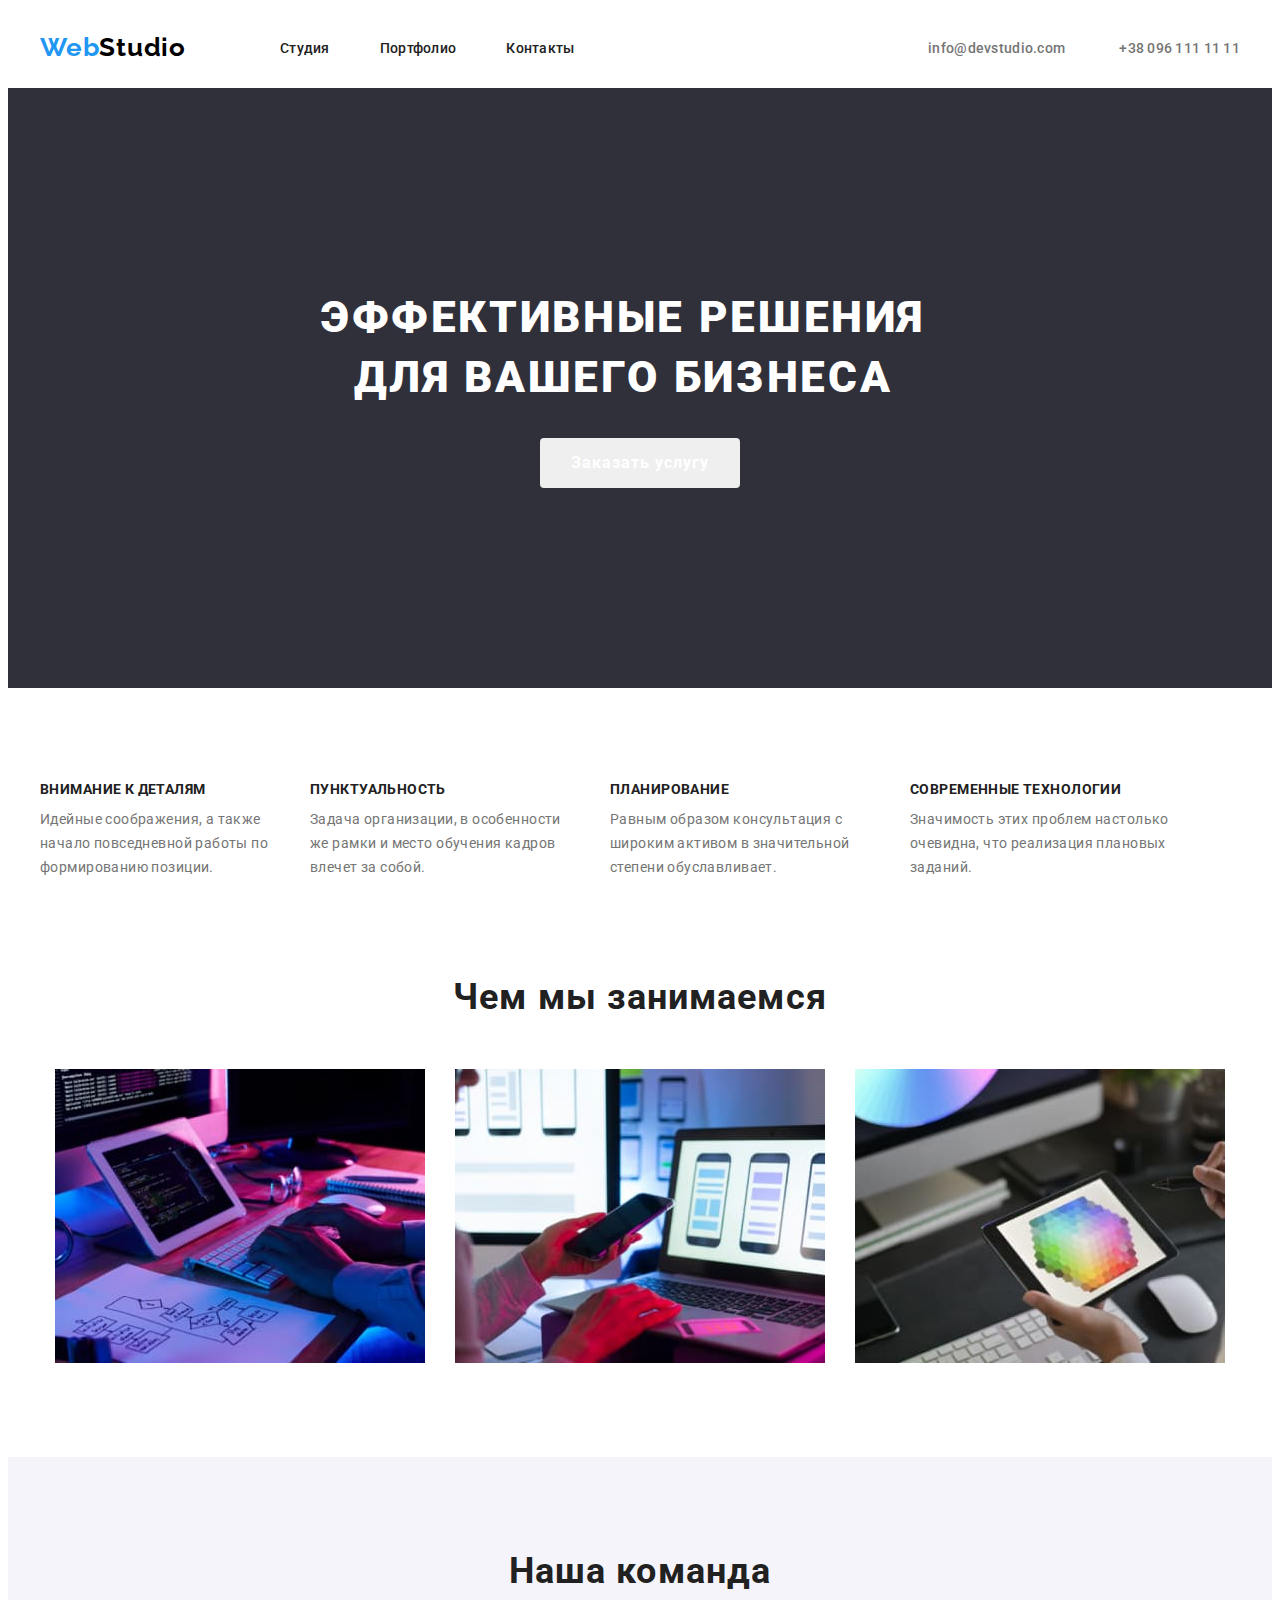
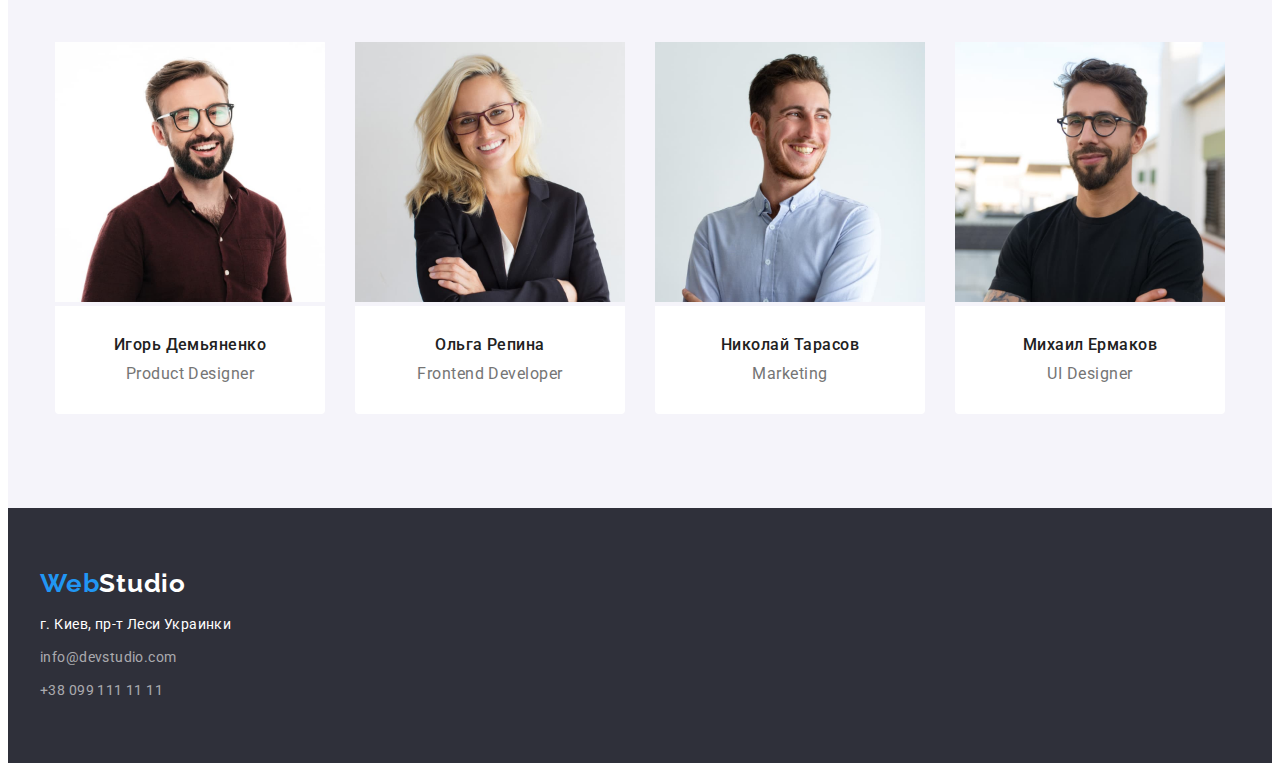
<file: index.html>
<!DOCTYPE html>
<html lang="ru">
  <head>
    <meta charset="UTF-8" />
    <meta http-equiv="X-UA-Compatible" content="IE=edge" />
    <meta name="viewport" content="width=device-width, initial-scale=1.0" />
    <link rel="preconnect" href="https://fonts.googleapis.com" />
    <link rel="preconnect" href="https://fonts.gstatic.com" crossorigin />
    <link
      href="https://fonts.googleapis.com/css2?family=Raleway:wght@700&family=Roboto:wght@400;500;700;900&display=swap"
      rel="stylesheet"
    />
    <link
      rel="stylesheet"
      href="https://cdnjs.cloudflare.com/ajax/libs/modern-normalize/1.1.0/modern-normalize.min.css"
      integrity="sha512-wpPYUAdjBVSE4KJnH1VR1HeZfpl1ub8YT/NKx4PuQ5NmX2tKuGu6U/JRp5y+Y8XG2tV+wKQpNHVUX03MfMFn9Q=="
      crossorigin="anonymous"
      referrerpolicy="no-referrer"
    />
    <link rel="stylesheet" href="./css/styles.css" />
    <title>WebStudio</title>
  </head>
  <body>
    <header class="header">
      <div class="container">
        <a class="header-logo" href=""
          >Web<span class="header-logo-color">Studio</span></a
        >
        <nav class="header-navigation">
          <ul class="header-list list">
            <li class="header-item">
              <a href="index.html" class="header-link link">Студия</a>
            </li>
            <li class="header-item">
              <a href="./portfolio.html" class="header-link link">Портфолио</a>
            </li>
            <li class="header-item">
              <a href="" class="header-link link">Контакты</a>
            </li>
          </ul>
        </nav>
        <div class="header-conect">
          <a class="header-mailto link" href="mailto:info@devstudio.com"
            >info@devstudio.com</a
          >
          <a class="header-tel link" href="tel:+380961111111"
            >+38 096 111 11 11</a
          >
        </div>
      </div>
    </header>
    <main>
      <section class="hero">
        <div class="container">
          <h1 class="hero-title text">
            Эффективные решения для вашего бизнеса
          </h1>
          <button type="button" class="hero-btn">Заказать услугу</button>
        </div>
      </section>
      <section class="about">
        <div class="container">
          <ul class="about-list list">
            <li class="abot-item">
              <h3 class="about-title">Внимание к деталям</h3>
              <p class="about-bottom-text">
                Идейные соображения, а также начало повседневной работы по
                формированию позиции.
              </p>
            </li>
            <li class="about-item">
              <h3 class="about-title">Пунктуальность</h3>
              <p class="about-bottom-text">
                Задача организации, в особенности же рамки и место обучения
                кадров влечет за собой.
              </p>
            </li>
            <li class="about-item">
              <h3 class="about-title">Планирование</h3>
              <p class="about-bottom-text">
                Равным образом консультация с широким активом в значительной
                степени обуславливает.
              </p>
            </li>
            <li class="about-item">
              <h3 class="about-title">Современные технологии</h3>
              <p class="about-bottom-text">
                Значимость этих проблем настолько очевидна, что реализация
                плановых заданий.
              </p>
            </li>
          </ul>
        </div>
      </section>
      <section class="work">
        <div class="container">
          <h2 class="work-title">Чем мы занимаемся</h2>
          <ul class="work-list list">
            <li class="work-item">
              <img
                src="./images/users-1.jpg"
                alt="использует устройство-1"
                width="370"
              />
            </li>
            <li class="work-item">
              <img
                src="./images/users-2.jpg"
                alt="использует устройство-2"
                width="370"
              />
            </li>
            <li class="work-item">
              <img
                src="./images/users-3.jpg"
                alt="использует устройство-3"
                width="370"
              />
            </li>
          </ul>
        </div>
      </section>
      <section class="team">
        <div class="container">
          <h2 class="team-title">Наша команда</h2>
          <ul class="team-list list">
            <li class="team-item">
              <img
                src="./images/team-card-1.jpg"
                alt="дизайнер-1"
                width="270"
              />
              <div class="t-i">
                <h3 class="team-title-name">Игорь Демьяненко</h3>
                <p class="team-text" lang="en">Product Designer</p>
              </div>
            </li>
            <li class="team-item">
              <img
                src="./images/team-card-2.jpg"
                alt="разработчик"
                width="270"
              />
              <div class="t-i">
                <h3 class="team-title-name">Ольга Репина</h3>
                <p class="team-text" lang="en">Frontend Developer</p>
              </div>
            </li>
            <li class="team-item">
              <img
                src="./images/team-card-3.jpg"
                alt="маркетолог"
                width="270"
              />
              <div class="t-i">
                <h3 class="team-title-name">Николай Тарасов</h3>
                <p class="team-text" lang="en">Marketing</p>
              </div>
            </li>
            <li class="team-item">
              <img
                src="./images/team-card-4.jpg"
                alt="дизайнер-2"
                width="270"
              />
              <div class="t-i">
                <h3 class="team-title-name">Михаил Ермаков</h3>
                <p class="team-text" lang="en">UI Designer</p>
              </div>
            </li>
          </ul>
        </div>
      </section>
    </main>
    <footer class="footer">
      <div class="container">
        <a class="footer-logo" href=""
          >Web<span class="footer-logo-color">Studio</span></a
        >
        <address class="adress">
          <p class="address-text">г. Киев, пр-т Леси Украинки</p>
          <a class="address-mailto link" href="mailto:info@devstudio.com"
            >info@devstudio.com</a
          >
          <a class="address-tel link" href="tel:+380991111111"
            >+38 099 111 11 11</a
          >
        </address>
      </div>
    </footer>
  </body>
</html>
</file>
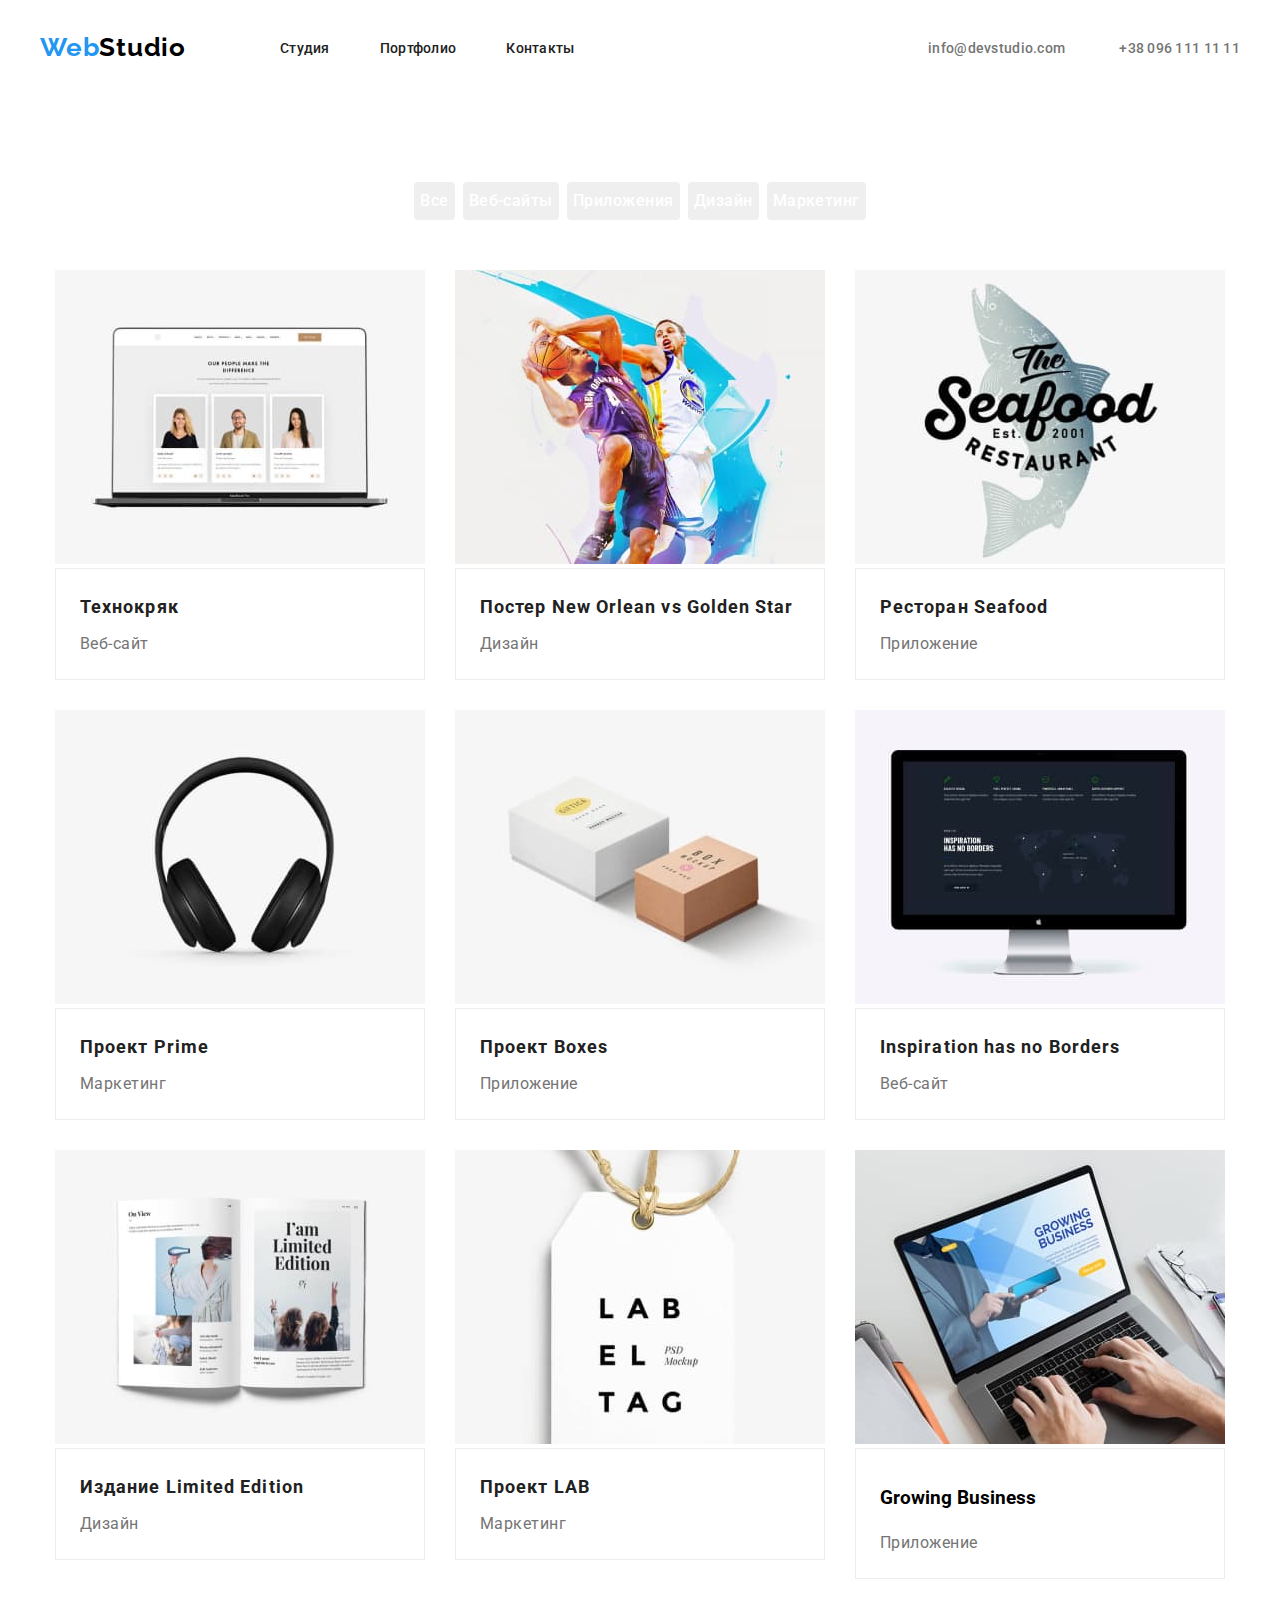
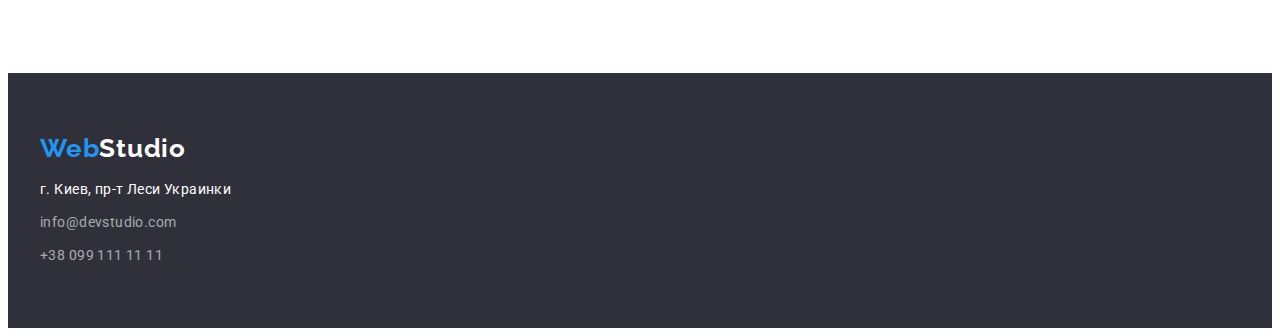
<file: portfolio.html>
<!DOCTYPE html>
<html lang="ru">
  <head>
    <meta charset="UTF-8" />
    <meta http-equiv="X-UA-Compatible" content="IE=edge" />
    <meta name="viewport" content="width=device-width, initial-scale=1.0" />
    <link rel="preconnect" href="https://fonts.googleapis.com" />
    <link rel="preconnect" href="https://fonts.gstatic.com" crossorigin />
    <link
      href="https://fonts.googleapis.com/css2?family=Raleway:wght@700&family=Roboto:wght@400;500;700;900&display=swap"
      rel="stylesheet"
    />
    <link
      rel="stylesheet"
      href="https://cdnjs.cloudflare.com/ajax/libs/modern-normalize/1.1.0/modern-normalize.min.css"
      integrity="sha512-wpPYUAdjBVSE4KJnH1VR1HeZfpl1ub8YT/NKx4PuQ5NmX2tKuGu6U/JRp5y+Y8XG2tV+wKQpNHVUX03MfMFn9Q=="
      crossorigin="anonymous"
      referrerpolicy="no-referrer"
    />
    <link rel="stylesheet" href="./css/styles.css" />
    <title>Portfolioo</title>
  </head>
  <body>
    <header class="header">
      <div class="container">
        <a class="header-logo" href=""
          >Web<span class="header-logo-color">Studio</span></a
        >
        <nav class="header-navigation">
          <ul class="header-list list">
            <li class="header-item">
              <a href="./index.html" class="header-link link">Студия</a>
            </li>
            <li class="header-item">
              <a href="./portfolio.html" class="header-link link">Портфолио</a>
            </li>
            <li class="header-item">
              <a href="" class="header-link link">Контакты</a>
            </li>
          </ul>
        </nav>
        <div class="header-conect">
          <a class="header-mailto link" href="mailto:info@devstudio.com"
            >info@devstudio.com</a
          >
          <a class="header-tel link" href="tel:+380961111111"
            >+38 096 111 11 11</a
          >
        </div>
      </div>
    </header>
    <main>
      <section class="offer">
        <div class="container">
          <h1 class="offer-title">Разные предложения</h1>
          <ul class="offer-list list">
            <li class="offer-item">
              <button type="button" class="offer-btn">Все</button>
            </li>
            <li class="offer-item">
              <button type="button" class="offer-btn">Веб-сайты</button>
            </li>
            <li class="offer-item">
              <button type="button" class="offer-btn">Приложения</button>
            </li>
            <li class="offer-item">
              <button type="button" class="offer-btn">Дизайн</button>
            </li>
            <li class="offer-item">
              <button type="button" class="offer-btn">Маркетинг</button>
            </li>
          </ul>
          <ul class="offers-list list">
            <li class="offers-item">
              <img src="./images/portfolio1.jpg" alt="действия" width="370" />
              <div class="o-i">
                <h3 class="offers-title">Технокряк</h3>
                <p class="offers-text">Веб-сайт</p>
              </div>
            </li>
            <li class="offers-item">
              <img src="./images/portfolio2.jpg" alt="действия" width="370" />
              <div class="o-i">
                <h3 class="offers-title">Постер New Orlean vs Golden Star</h3>
                <p class="offers-text">Дизайн</p>
              </div>
            </li>
            <li class="offers-item">
              <img src="./images/portfolio3.jpg" alt="действия" width="370" />
              <div class="o-i">
                <h3 class="offers-title">Ресторан Seafood</h3>
                <p class="offers-text">Приложение</p>
              </div>
            </li>
            <li class="offers-item">
              <img src="./images/portfolio4.jpg" alt="действия" width="370" />
              <div class="o-i">
                <h3 class="offers-title">Проект Prime</h3>
                <p class="offers-text">Маркетинг</p>
              </div>
            </li>
            <li class="offers-item">
              <img src="./images/portfolio5.jpg" alt="действия" width="370" />
              <div class="o-i">
                <h3 class="offers-title">Проект Boxes</h3>
                <p class="offers-text">Приложение</p>
              </div>
            </li>
            <li class="offers-item">
              <img src="./images/portfolio6.jpg" alt="действия" width="370" />
              <div class="o-i">
                <h3 class="offers-title">Inspiration has no Borders</h3>
                <p class="offers-text">Веб-сайт</p>
              </div>
            </li>
            <li class="offers-item">
              <img src="./images/portfolio7.jpg" alt="действия" width="370" />
              <div class="o-i">
                <h3 class="offers-title">Издание Limited Edition</h3>
                <p class="offers-text">Дизайн</p>
              </div>
            </li>
            <li class="offers-item">
              <img src="./images/portfolio8.jpg" alt="действия" width="370" />
              <div class="o-i">
                <h3 class="offers-title">Проект LAB</h3>
                <p class="offers-text">Маркетинг</p>
              </div>
            </li>
            <li class="offers-item">
              <img src="./images/portfolio9.jpg" alt="действия" width="370" />
              <div class="o-i">
                <h3>Growing Business</h3>
                <p class="offers-text">Приложение</p>
              </div>
            </li>
          </ul>
        </div>
      </section>
    </main>
    <footer class="footer">
      <div class="container">
        <a class="footer-logo" href=""
          >Web<span class="footer-logo-color">Studio</span></a
        >
        <address class="adress">
          <p class="address-text">г. Киев, пр-т Леси Украинки</p>

          <a class="address-mailto link" href="mailto:info@devstudio.com"
            >info@devstudio.com</a
          >
          <a class="address-tel link" href="tel:+380991111111"
            >+38 099 111 11 11</a
          >
        </address>
      </div>
    </footer>
  </body>
</html>
</file>
<file: css/styles.css>
:root {
  --hover-focus: #2196f3;
  --header-color-logo: #2196f3;
  --header-color-word: black;
  --header-color-contact: #757575;
  --header-color-nav: #212121;
  --hero-color-bg: #2f303a;
  --hero-color-bgh: #2196f3;
  --hero-color-title: #ffffff;
  --hero-color-btn: #ffffff;
  --about-color-title: #212121;
  --about-color-text: #757575;
  --work-color-title: #212121;
  --team-color-bg: #f5f4fa;
  --team-color-text: #757575;
  --team-color-title: #212121;
  --team-color-name: #212121;
  --footer-color-bg: #2f303a;
  --fooret-color-words: #ffffff;
  --fooret-color-logo: #2196f3;
  --fooret-color-text: #ffffff;
  --footer-color-link: rgba(255, 255, 255, 0.6);
}

body {
  font-family: "Roboto", Raleway, sans-serif;
}

.link {
  text-decoration: none;
}

.list {
  list-style: none;
}

.container {
  width: 1200px;
  padding-left: 15px;
  padding-right: 15px;
  margin-left: auto;
  margin-right: auto;
}

.img {
  display: block;
}

/*.....Header...........*/

.header {
  padding-top: 24px;
  padding-bottom: 25px;
}

.header .container {
  display: flex;
  align-items: center;
}

.header-logo {
  margin-right: 94px;
}

.header-logo {
  font-family: "Raleway";
  font-weight: 700;
  font-size: 26px;
  line-height: 1.19;
  letter-spacing: 0.03em;
  text-decoration: none;
  color: var(--header-color-logo);
}

.header-logo-color {
  color: var(--header-color-word);
}

.header-list {
  display: flex;
  padding: 0px;
  margin: 0px 0px;
}

.header-item:not(:last-child) {
  margin-right: 50px;
}

.header-link {
  font-weight: 500;
  font-size: 14px;
  line-height: 1.14;
  letter-spacing: 0.02em;
  color: var(--header-color-nav);
}

.header-link:hover,
.header-link:focus {
  color: var(--hover-focus);
}

.header-conect {
  margin-left: auto;
}

.header-tel {
  margin-left: 50px;
}

.header-tel,
.header-mailto {
  font-weight: 500;
  font-size: 14px;
  line-height: 1.14;
  letter-spacing: 0.02em;
  color: var(--header-color-contact);
}

.header-tel:hover,
.header-tel:focus {
  color: var(--hover-focus);
}

.header-mailto:hover,
.header-mailto:focus {
  color: var(--hover-focus);
}

/**************Hero**********/

.hero {
  background: var(--hero-color-bg);
  text-align: center;
  padding-top: 200px;
  padding-bottom: 200px;
}

.hero-title {
  width: 696px;
  height: 120px;
  font-weight: 900;
  font-size: 44px;
  line-height: 1.36;
  letter-spacing: 0.06em;
  text-transform: uppercase;
  color: var(--hero-color-title);
  margin: 0px 0px 30px 235px;
}

.hero-btn {
  min-width: 200px;
  height: 50px;
  font-family: inherit;
  font-weight: 700;
  font-size: 16px;
  line-height: 1.87;
  letter-spacing: 0.06em;
  color: var(--hero-color-btn);
  border-radius: 4px;
  border-width: 0;
}

.hero-btn:hover,
.hero-btn:focus {
  color: var(--hero-color-btn);
  background-color: var(--hero-color-bgh);
}

/**********ABout******/

.about {
  padding-top: 94px;
  padding-bottom: 94px;
}

.about-list {
  display: flex;
  padding: 0;
  margin: 0px 0px;
}

.about-item {
  width: 270px;
  height: 101px;
}

.about-item:not(:last-child) {
  margin-right: 30px;
}

.about-title {
  font-size: 14px;
  line-height: 1.14;
  letter-spacing: 0.03em;
  text-transform: uppercase;
  color: var(--about-color-title);
  margin: 0px 0px 10px 0px;
}

.about-bottom-text {
  width: 270px;
  font-weight: 400;
  font-size: 14px;
  line-height: 1.71;
  letter-spacing: 0.03em;
  color: var(--about-color-text);
  margin: 0;
}

/*******WORK******/

.work {
  padding-bottom: 94px;
}

.work-title {
  font-size: 36px;
  line-height: 1.16;
  text-align: center;
  letter-spacing: 0.03em;
  color: var(--work-color-title);
  margin-top: 0px;
  margin-bottom: 50px;
}

.work-list {
  display: flex;
  justify-content: center;
  padding: 0;
  margin: 0px 0px;
}

.work-item {
  width: 370px;
  height: 294px;
}

.work-item:not(:last-child) {
  margin-right: 30px;
}

/******Team*********/

.team {
  background: var(--team-color-bg);
  padding-top: 94px;
  padding-bottom: 94px;
}

.team-title {
  font-size: 36px;
  line-height: 1.16;
  text-align: center;
  letter-spacing: 0.03em;
  color: var(--team-color-title);
  margin-top: 0px;
  margin-bottom: 50px;
}

.team-list {
  display: flex;
  justify-content: center;
  padding: 0;
  margin: 0px 0px;
}

.team-item:not(:last-child) {
  margin-right: 30px;
}

.t-i {
  background: #ffffff;
  border-radius: 0px 0px 4px 4px;
  text-align: center;
  padding-top: 30px;
  padding-bottom: 30px;
}

.team-title-name {
  font-weight: 500;
  font-size: 16px;
  line-height: 1.18;
  letter-spacing: 0.03em;
  color: var(--team-color-name);
  margin-top: 0px;
  margin-bottom: 10px;
}
.team-text {
  font-weight: 400;
  font-size: 16px;
  line-height: 1.18;
  letter-spacing: 0.03em;
  color: var(--team-color-text);
  margin: 0px 0px;
}

/******footer******/

.footer {
  background-color: var(--footer-color-bg);
  padding-top: 60px;
  padding-bottom: 60px;
}
.footer-logo {
  font-family: "Raleway";
  font-weight: 700;
  font-size: 26px;
  line-height: 1.19;
  letter-spacing: 0.03em;
  text-decoration: none;
  color: var(--fooret-color-logo);
  margin-bottom: 20px;
}
.footer-logo-color {
  color: var(--fooret-color-words);
}

.address-text {
  font-style: normal;
  font-weight: 400;
  font-size: 14px;
  line-height: 1.71;
  letter-spacing: 0.03em;
  color: var(--fooret-color-text);
  margin-bottom: 9px;
}

.address-mailto {
  font-style: normal;
  font-weight: 400;
  font-size: 14px;
  line-height: 1.71;
  letter-spacing: 0.03em;
  color: var(--footer-color-link);
  display: block;
  margin-bottom: 9px;
}

.address-mailto:hover,
.address-mailto:hover {
  color: var(--hover-focus);
}

.address-tel {
  font-style: normal;
  font-weight: 400;
  font-size: 14px;
  line-height: 1.71;
  letter-spacing: 0.03em;
  color: var(--footer-color-link);
}

.address-tel:hover,
.address-tel:focus {
  color: var(--hover-focus);
}

/******PORTFOLIO*******/

.offer-title {
  position: absolute;
  width: 1px;
  height: 1px;
  margin: -1px;
  border: 0;
  padding: 0;
  white-space: nowrap;
  clip-path: inset(100%);
  clip: rect(0 0 0 0);
  overflow: hidden;
}

.offer {
  padding-top: 94px;
  padding-bottom: 94px;
}

.offer-list {
  display: flex;
  justify-content: center;
  padding: 0;
  margin-bottom: 50px;
  margin-top: 0;
}

.offer-item:not(:last-child) {
  margin-right: 8px;
}

.offer-btn {
  min-width: 200;
  height: 38px;
  font-family: inherit;
  font-weight: 500;
  font-size: 16px;
  line-height: 1.62;
  text-align: center;
  letter-spacing: 0.03em;
  color: var(--hero-color-btn);
  border-radius: 4px;
  border-width: 0;
}

.offer-btn:hover,
.offer-btn:focus {
  color: var(--hero-color-btn);
  background-color: var(--hero-color-bgh);
}

.offers-list {
  display: flex;
  justify-content: center;
  flex-wrap: wrap;
  padding: 0;
  margin: 0px 0px;
}

.offers-item {
  margin-right: 30px;
  margin-bottom: 30px;
}

.offers-item:nth-child(3n + 3) {
  margin-right: 0;
}

.offers-item:nth-last-child(-n + 3) {
  margin-bottom: 0;
}

.o-i {
  background: #ffffff;
  border: 1px solid #eeeeee;
  padding: 20px 24px 20px 24px;
}

.offers-title {
  font-weight: 700;
  font-size: 18px;
  line-height: 2;
  letter-spacing: 0.06em;
  color: #212121;
  margin-top: 0px;
  margin-bottom: 4px;
}

.offers-text {
  font-weight: 400;
  font-size: 16px;
  line-height: 1.87;
  letter-spacing: 0.03em;
  color: #757575;
  margin-top: 0px;
  margin-bottom: 0px;
}

/******PORTFOLIO*******/
</file>
